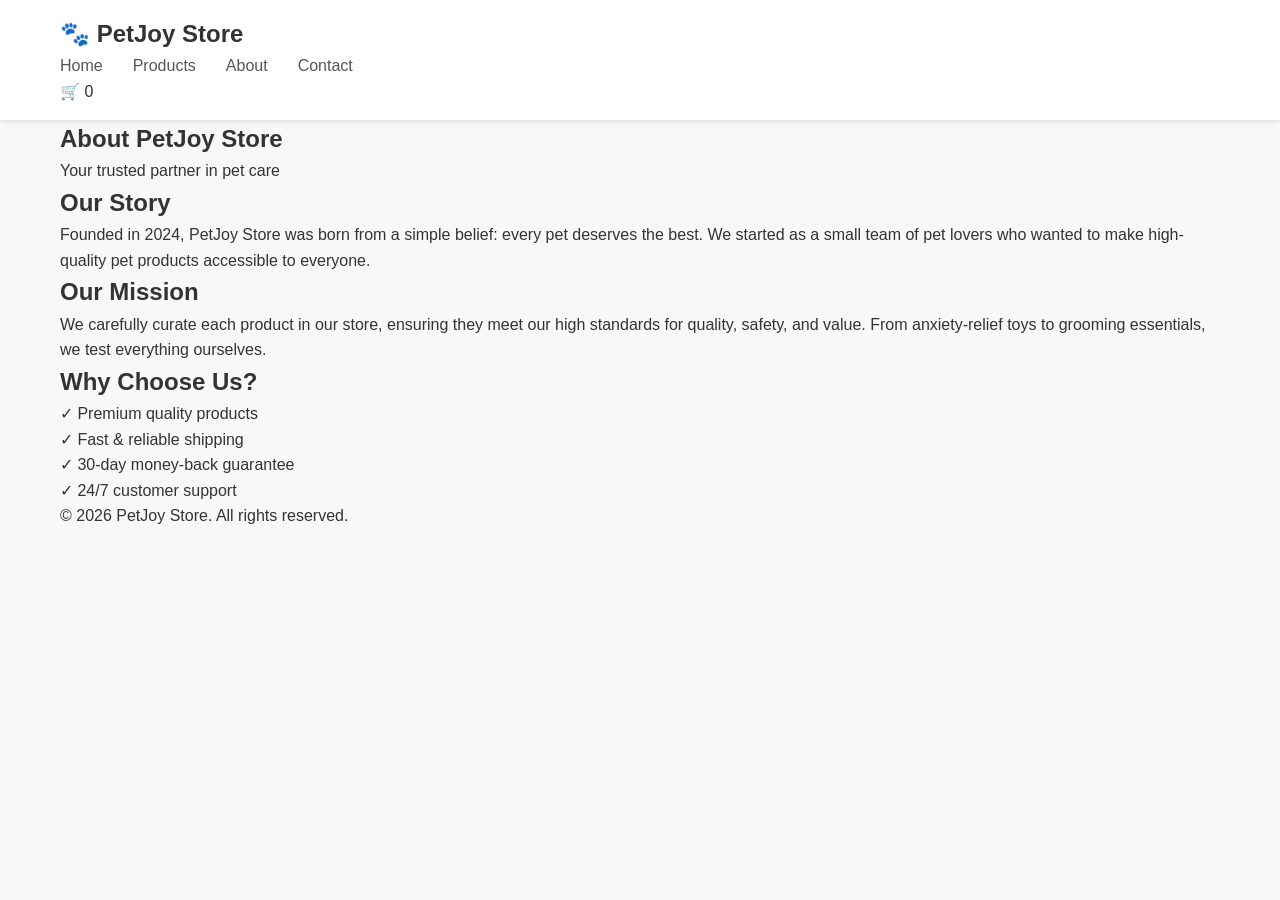
<file: about.html>
<!DOCTYPE html>
<html lang="en">
<head>
    <meta charset="UTF-8">
    <meta name="viewport" content="width=device-width, initial-scale=1.0">
    <title>About Us - PetJoy Store</title>
    <link rel="stylesheet" href="css/style.css">
</head>
<body>
    <header>
        <div class="container">
            <nav class="navbar">
                <div class="logo">
                    <a href="index.html">🐾 PetJoy Store</a>
                </div>
                <ul class="nav-links">
                    <li><a href="index.html">Home</a></li>
                    <li><a href="index.html#products">Products</a></li>
                    <li><a href="about.html">About</a></li>
                    <li><a href="contact.html">Contact</a></li>
                </ul>
                <div class="cart-icon">
                    <a href="cart.html">🛒 <span id="cart-count">0</span></a>
                </div>
            </nav>
        </div>
    </header>

    <section class="about-section">
        <div class="about-hero">
            <div class="container">
                <h1>About PetJoy Store</h1>
                <p>Your trusted partner in pet care</p>
            </div>
        </div>
        <div class="container">
            <div class="about-content">
                <h2>Our Story</h2>
                <p>Founded in 2024, PetJoy Store was born from a simple belief: every pet deserves the best. We started as a small team of pet lovers who wanted to make high-quality pet products accessible to everyone.</p>
                
                <h2>Our Mission</h2>
                <p>We carefully curate each product in our store, ensuring they meet our high standards for quality, safety, and value. From anxiety-relief toys to grooming essentials, we test everything ourselves.</p>
                
                <h2>Why Choose Us?</h2>
                <ul>
                    <li>✓ Premium quality products</li>
                    <li>✓ Fast & reliable shipping</li>
                    <li>✓ 30-day money-back guarantee</li>
                    <li>✓ 24/7 customer support</li>
                </ul>
            </div>
        </div>
    </section>

    <footer>
        <div class="container">
            <div class="footer-bottom">
                <p>&copy; 2026 PetJoy Store. All rights reserved.</p>
            </div>
        </div>
    </footer>

    <script src="js/main.js"></script>
</body>
</html>
</file>
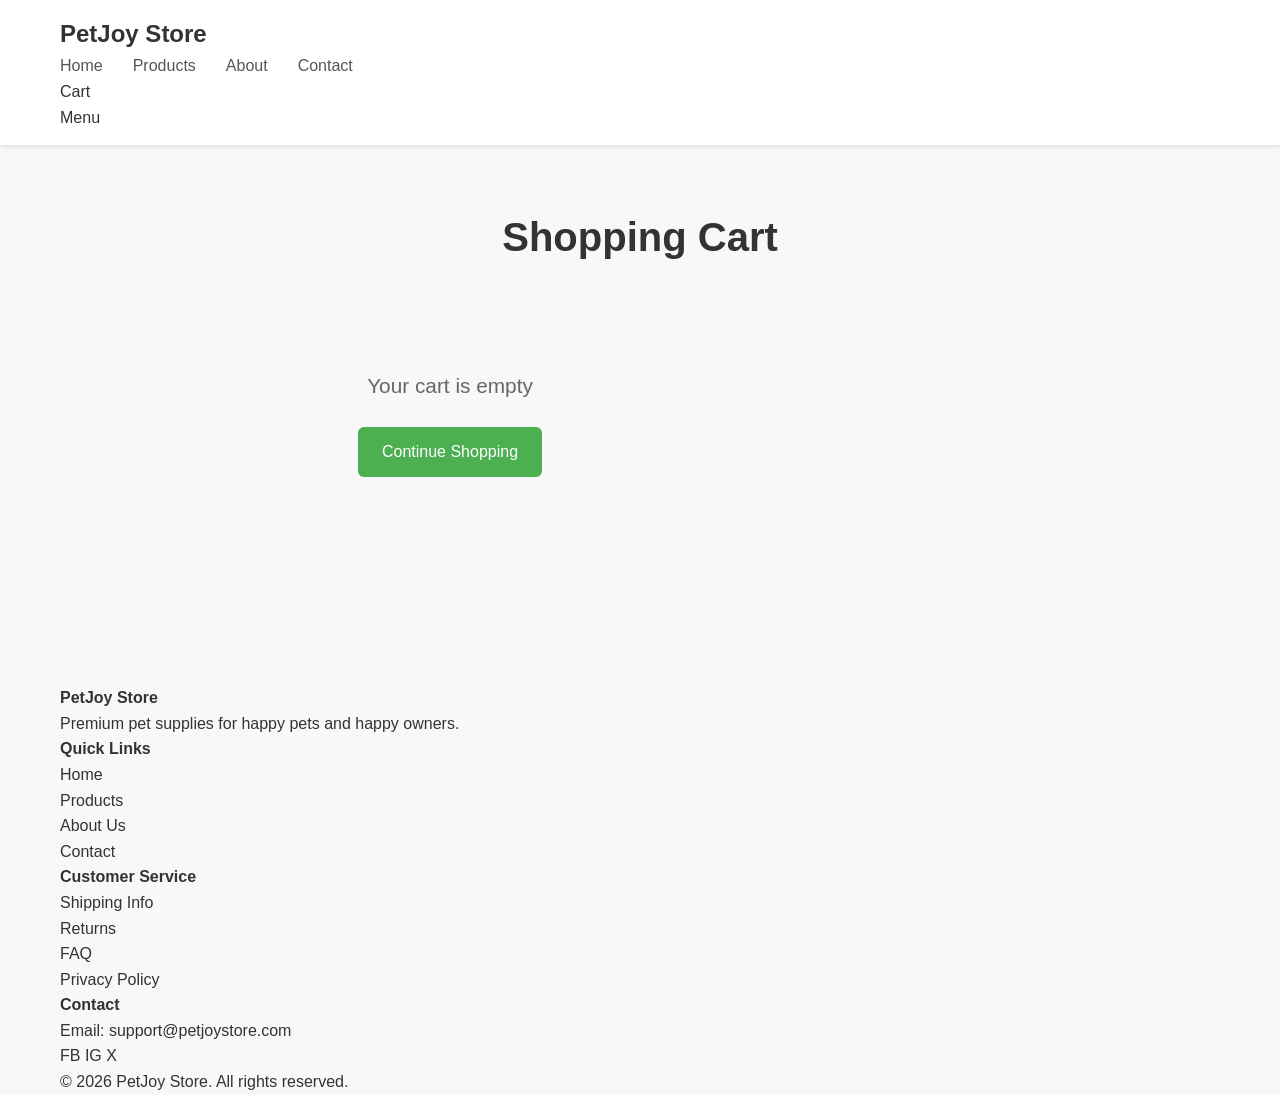
<file: cart.html>
<!DOCTYPE html>
<html lang="en">
<head>
    <meta charset="UTF-8">
    <meta name="viewport" content="width=device-width, initial-scale=1.0">
    <title>Shopping Cart - PetJoy Store</title>
    <link rel="stylesheet" href="css/style.css">
    <style>
        /* Cart Page Specific Styles */
        .cart-section {
            padding: 60px 0;
            min-height: 60vh;
        }
        
        .page-title {
            font-size: 2.5rem;
            margin-bottom: 40px;
            text-align: center;
        }
        
        .cart-container {
            display: grid;
            grid-template-columns: 1fr 350px;
            gap: 30px;
        }
        
        .cart-items {
            display: flex;
            flex-direction: column;
            gap: 20px;
        }
        
        .cart-item {
            display: grid;
            grid-template-columns: 80px 1fr auto auto auto;
            gap: 20px;
            align-items: center;
            padding: 20px;
            background: #fff;
            border-radius: 12px;
            box-shadow: 0 2px 8px rgba(0,0,0,0.08);
        }

        .cart-item-image {
            width: 80px;
            height: 80px;
            object-fit: cover;
            border-radius: 10px;
            background: #f6f6f6;
        }
        
        .cart-item-info h3 {
            font-size: 1.1rem;
            margin-bottom: 5px;
        }
        
        .cart-item-price {
            color: #666;
            font-size: 0.95rem;
        }

        .cart-item-color,
        .cart-item-sku {
            color: #777;
            font-size: 0.9rem;
            margin-top: 4px;
        }
        
        .cart-item-quantity {
            display: flex;
            align-items: center;
            gap: 10px;
        }
        
        .quantity-btn {
            width: 36px;
            height: 36px;
            border: 2px solid #e0e0e0;
            background: #fff;
            border-radius: 8px;
            font-size: 1.2rem;
            cursor: pointer;
            transition: all 0.2s;
        }
        
        .quantity-btn:hover {
            border-color: #4CAF50;
            background: #f0f9f0;
        }
        
        .cart-item-quantity span {
            font-size: 1.1rem;
            font-weight: 600;
            min-width: 30px;
            text-align: center;
        }
        
        .cart-item-total {
            font-size: 1.2rem;
            font-weight: 700;
            color: #333;
            min-width: 80px;
            text-align: right;
        }
        
        .remove-btn {
            width: 36px;
            height: 36px;
            border: none;
            background: #fee;
            color: #d32f2f;
            border-radius: 8px;
            font-size: 1.5rem;
            cursor: pointer;
            transition: all 0.2s;
        }
        
        .remove-btn:hover {
            background: #fdd;
            transform: scale(1.1);
        }
        
        .cart-summary {
            background: #fff;
            padding: 30px;
            border-radius: 12px;
            box-shadow: 0 2px 8px rgba(0,0,0,0.08);
            height: fit-content;
            position: sticky;
            top: 20px;
        }
        
        .cart-summary h3 {
            font-size: 1.3rem;
            margin-bottom: 20px;
            padding-bottom: 15px;
            border-bottom: 1px solid #eee;
        }
        
        .summary-row {
            display: flex;
            justify-content: space-between;
            margin-bottom: 15px;
            font-size: 1rem;
        }
        
        .summary-row.total {
            font-size: 1.3rem;
            font-weight: 700;
            padding-top: 15px;
            margin-top: 15px;
            border-top: 2px solid #eee;
        }
        
        .checkout-btn {
            width: 100%;
            margin-top: 20px;
            padding: 15px;
            font-size: 1.1rem;
        }
        
        .empty-cart {
            text-align: center;
            padding: 60px 20px;
        }
        
        .empty-cart p {
            font-size: 1.3rem;
            color: #666;
            margin-bottom: 25px;
        }
        
        @media (max-width: 768px) {
            .cart-container {
                grid-template-columns: 1fr;
            }
            
            .cart-item {
                grid-template-columns: 1fr;
                text-align: center;
                gap: 15px;
            }

            .cart-item-image {
                margin: 0 auto;
            }
            
            .cart-item-quantity {
                justify-content: center;
            }
        }
    </style>
</head>
<body>
    <!-- Header -->
    <header>
        <div class="container">
            <nav class="navbar">
                <div class="logo">
                    <a href="index.html">PetJoy Store</a>
                </div>
                <ul class="nav-links">
                    <li><a href="index.html">Home</a></li>
                    <li><a href="index.html#products">Products</a></li>
                    <li><a href="about.html">About</a></li>
                    <li><a href="contact.html">Contact</a></li>
                </ul>
                <div class="cart-icon">
                    <a href="cart.html">Cart <span class="cart-count">0</span></a>
                </div>
                <div class="mobile-menu">Menu</div>
            </nav>
        </div>
    </header>

    <!-- Cart Section -->
    <section class="cart-section">
        <div class="container">
            <h1 class="page-title">Shopping Cart</h1>
            
            <div class="cart-container">
                <div id="cart-items" class="cart-items">
                    <!-- Cart items will be dynamically inserted here -->
                </div>
                
                <div id="cart-summary" class="cart-summary">
                    <!-- Order summary will be dynamically inserted here -->
                </div>
            </div>
        </div>
    </section>

    <!-- Footer -->
    <footer>
        <div class="container">
            <div class="footer-grid">
                <div class="footer-section">
                    <h4>PetJoy Store</h4>
                    <p>Premium pet supplies for happy pets and happy owners.</p>
                </div>
                <div class="footer-section">
                    <h4>Quick Links</h4>
                    <ul>
                        <li><a href="index.html">Home</a></li>
                        <li><a href="index.html#products">Products</a></li>
                        <li><a href="about.html">About Us</a></li>
                        <li><a href="contact.html">Contact</a></li>
                    </ul>
                </div>
                <div class="footer-section">
                    <h4>Customer Service</h4>
                    <ul>
                        <li><a href="#">Shipping Info</a></li>
                        <li><a href="#">Returns</a></li>
                        <li><a href="#">FAQ</a></li>
                        <li><a href="#">Privacy Policy</a></li>
                    </ul>
                </div>
                <div class="footer-section">
                    <h4>Contact</h4>
                    <p>Email: support@petjoystore.com</p>
                    <div class="social-links">
                        <a href="#">FB</a>
                        <a href="#">IG</a>
                        <a href="#">X</a>
                    </div>
                </div>
            </div>
            <div class="footer-bottom">
                <p>&copy; 2026 PetJoy Store. All rights reserved.</p>
            </div>
        </div>
    </footer>

    <script src="js/main.js"></script>
</body>
</html>
</file>
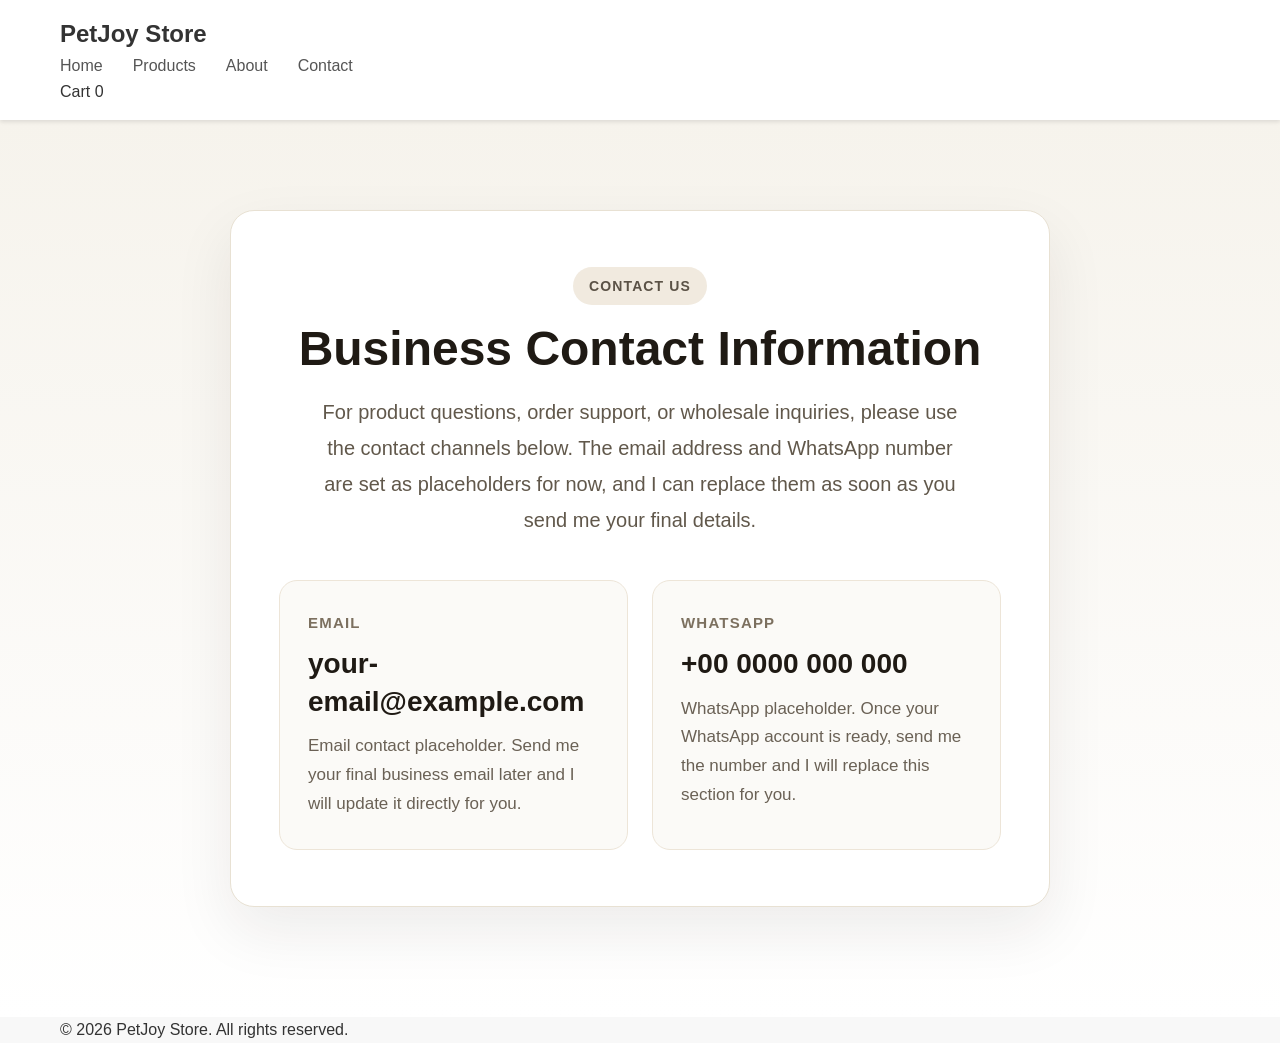
<file: contact.html>
<!DOCTYPE html>
<html lang="en">
<head>
    <meta charset="UTF-8">
    <meta name="viewport" content="width=device-width, initial-scale=1.0">
    <title>Contact Us - PetJoy Store</title>
    <link rel="stylesheet" href="css/style.css">
    <style>
        .contact-section {
            width: 100%;
            max-width: none;
            margin: 0 auto;
            padding: 90px 20px 110px;
            background: linear-gradient(180deg, #f6f3ec 0%, #ffffff 100%);
            display: flex;
            justify-content: center;
        }

        .contact-shell {
            max-width: 980px;
            margin: 0 auto;
            text-align: center;
        }

        .contact-card {
            max-width: 820px;
            margin: 0 auto;
            padding: 56px 48px;
            background: #ffffff;
            border: 1px solid #e8e1d3;
            border-radius: 24px;
            box-shadow: 0 24px 60px rgba(34, 29, 23, 0.08);
        }

        .contact-eyebrow {
            display: inline-block;
            margin-bottom: 18px;
            padding: 8px 16px;
            border-radius: 999px;
            background: #f1eadf;
            color: #5b5246;
            font-size: 14px;
            font-weight: 700;
            letter-spacing: 0.08em;
            text-transform: uppercase;
        }

        .contact-title {
            margin: 0 0 18px;
            font-size: 48px;
            line-height: 1.1;
            color: #1f1a14;
        }

        .contact-intro {
            max-width: 660px;
            margin: 0 auto 42px;
            font-size: 20px;
            line-height: 1.8;
            color: #61584b;
        }

        .contact-methods {
            display: grid;
            grid-template-columns: repeat(2, minmax(0, 1fr));
            gap: 24px;
        }

        .contact-method {
            padding: 30px 28px;
            text-align: left;
            background: #fbfaf7;
            border: 1px solid #ede5d8;
            border-radius: 18px;
        }

        .contact-method-label {
            margin: 0 0 10px;
            font-size: 15px;
            font-weight: 700;
            letter-spacing: 0.08em;
            text-transform: uppercase;
            color: #7c705f;
        }

        .contact-method-value {
            margin: 0 0 12px;
            font-size: 28px;
            line-height: 1.35;
            font-weight: 600;
            color: #1f1a14;
            word-break: break-word;
        }

        .contact-method-note {
            margin: 0;
            font-size: 17px;
            line-height: 1.7;
            color: #6a6155;
        }

        @media (max-width: 768px) {
            .contact-card {
                padding: 40px 24px;
            }

            .contact-title {
                font-size: 36px;
            }

            .contact-intro {
                font-size: 18px;
            }

            .contact-methods {
                grid-template-columns: 1fr;
            }

            .contact-method-value {
                font-size: 24px;
            }
        }
    </style>
</head>
<body>
    <header>
        <div class="container">
            <nav class="navbar">
                <div class="logo">
                    <a href="index.html">PetJoy Store</a>
                </div>
                <ul class="nav-links">
                    <li><a href="index.html">Home</a></li>
                    <li><a href="index.html#products">Products</a></li>
                    <li><a href="about.html">About</a></li>
                    <li><a href="contact.html">Contact</a></li>
                </ul>
                <div class="cart-icon">
                    <a href="cart.html">Cart <span id="cart-count">0</span></a>
                </div>
            </nav>
        </div>
    </header>

    <section class="contact-section">
        <div class="contact-shell">
            <div class="contact-card">
                <span class="contact-eyebrow">Contact Us</span>
                <h1 class="contact-title">Business Contact Information</h1>
                <p class="contact-intro">For product questions, order support, or wholesale inquiries, please use the contact channels below. The email address and WhatsApp number are set as placeholders for now, and I can replace them as soon as you send me your final details.</p>

                <div class="contact-methods">
                    <div class="contact-method">
                        <p class="contact-method-label">Email</p>
                        <p class="contact-method-value">your-email@example.com</p>
                        <p class="contact-method-note">Email contact placeholder. Send me your final business email later and I will update it directly for you.</p>
                    </div>

                    <div class="contact-method">
                        <p class="contact-method-label">WhatsApp</p>
                        <p class="contact-method-value">+00 0000 000 000</p>
                        <p class="contact-method-note">WhatsApp placeholder. Once your WhatsApp account is ready, send me the number and I will replace this section for you.</p>
                    </div>
                </div>
            </div>
        </div>
    </section>

    <footer>
        <div class="container">
            <div class="footer-bottom">
                <p>&copy; 2026 PetJoy Store. All rights reserved.</p>
            </div>
        </div>
    </footer>

    <script src="js/main.js"></script>
</body>
</html>
</file>
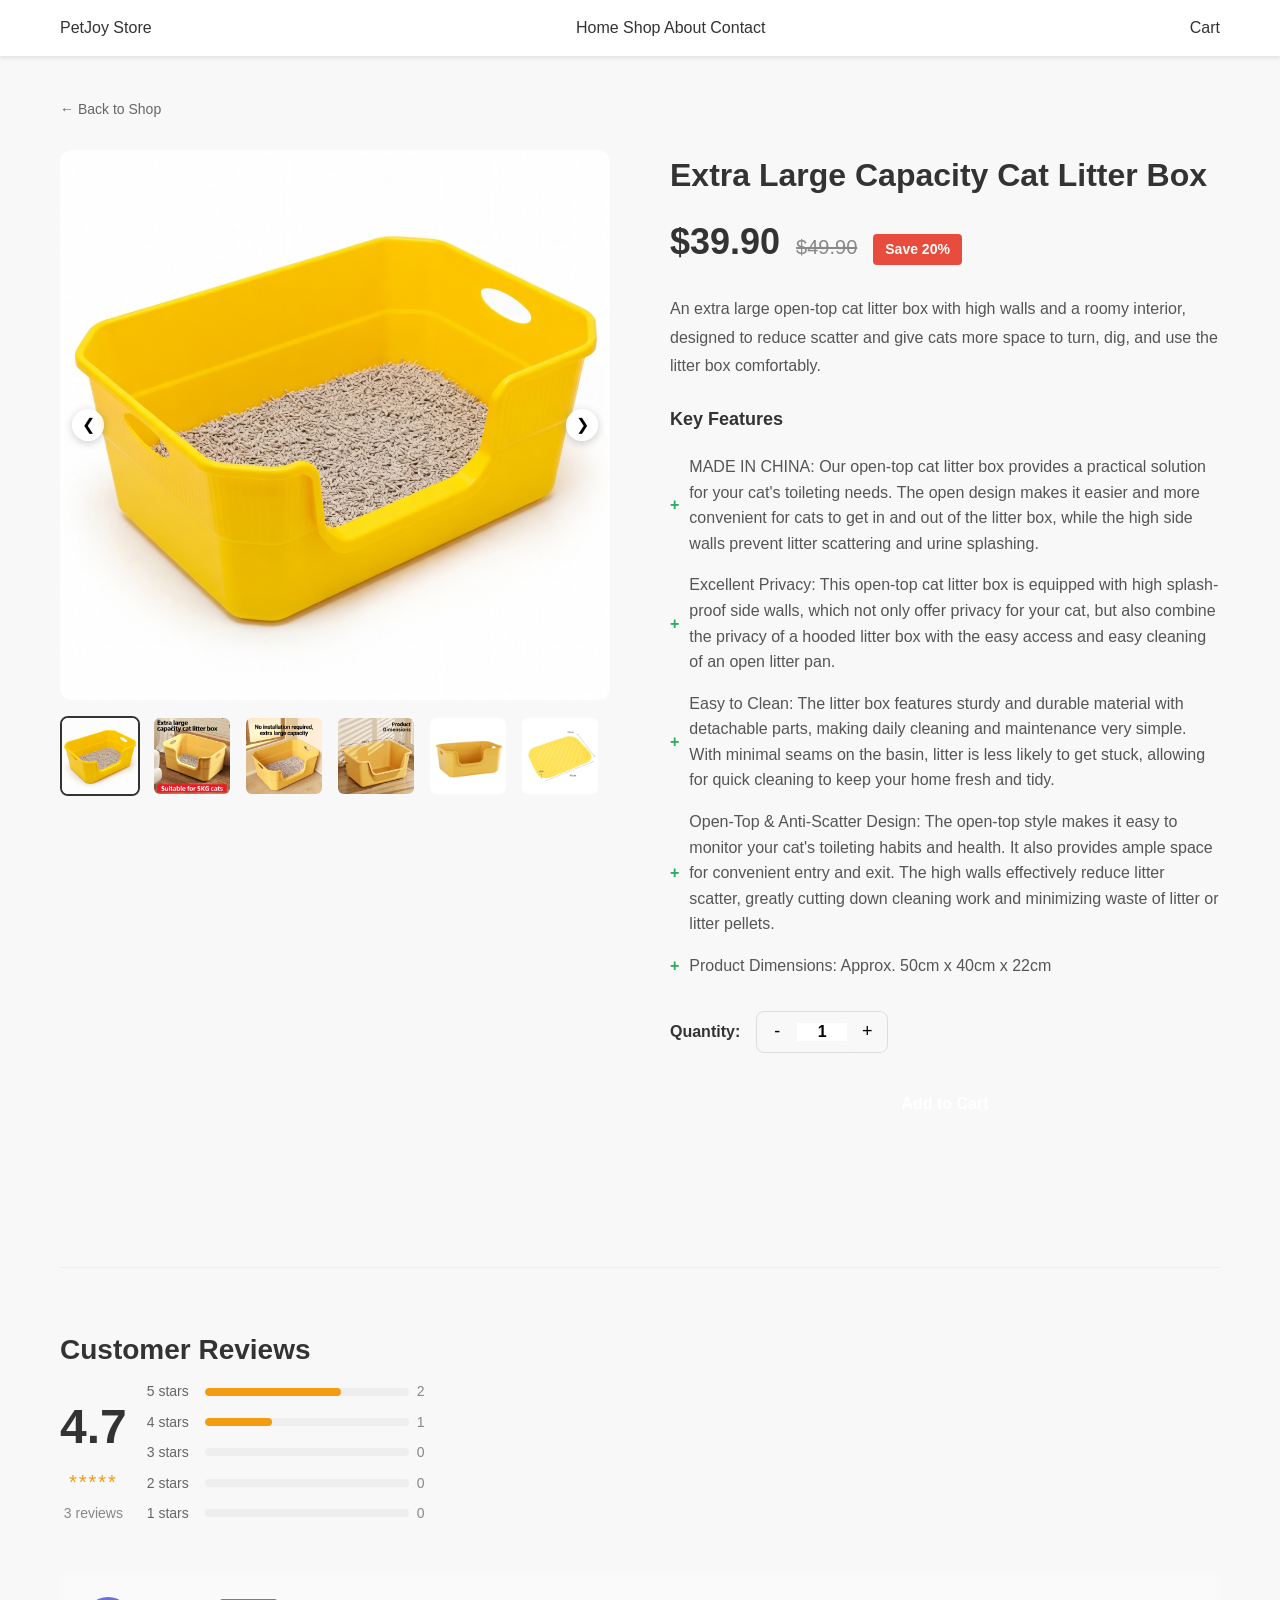
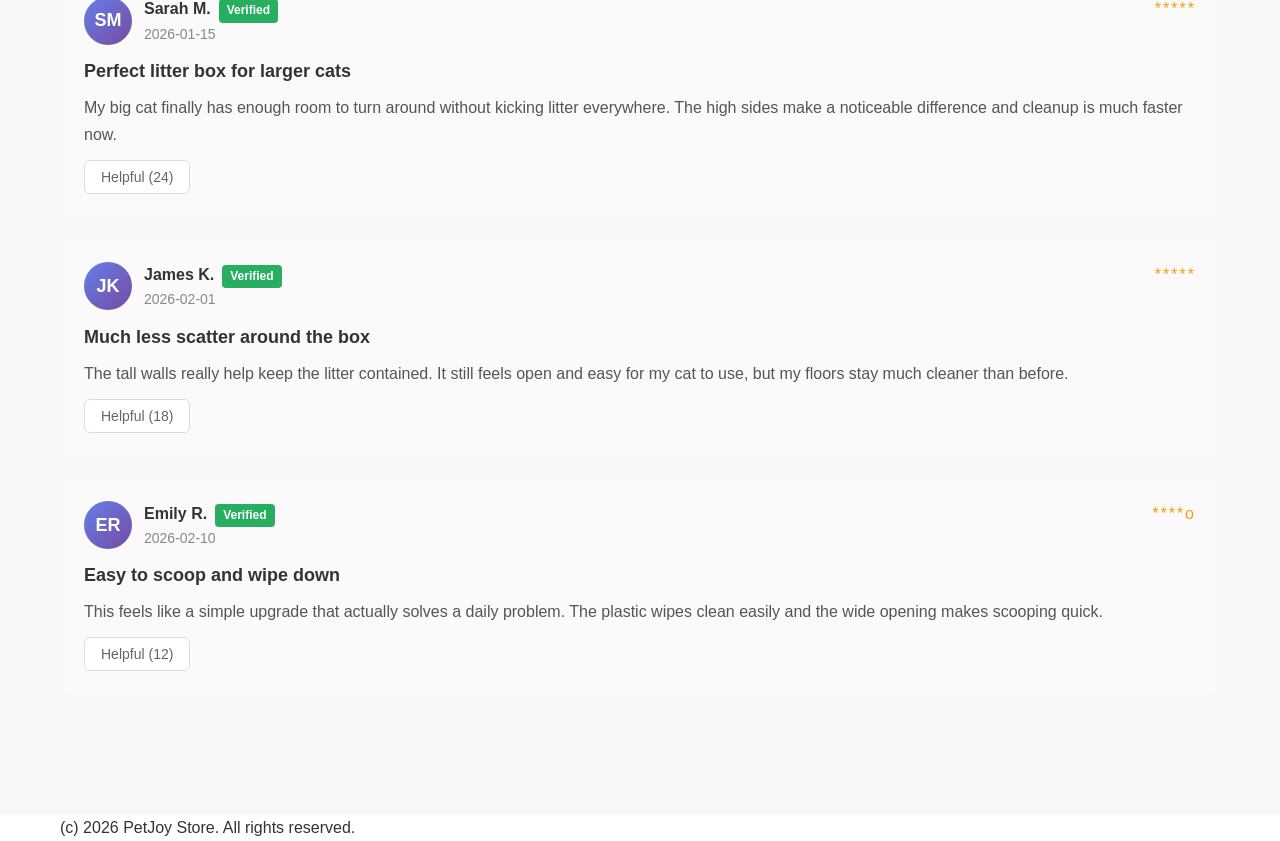
<file: product.html>
<!DOCTYPE html>
<html lang="en">
<head>
    <meta charset="UTF-8">
    <meta name="viewport" content="width=device-width, initial-scale=1.0">
    <title>Cat Litter Box Details | PetJoy Store</title>
    <meta name="description" content="Shop large cat litter boxes, stainless steel litter pans, and enclosed litter box styles for cleaner floors and happier cats.">
    <link rel="stylesheet" href="css/style.css">
    <style>
        * {
            box-sizing: border-box;
        }
        
        body {
            min-height: 100vh;
            display: flex;
            flex-direction: column;
            overflow-x: hidden;
        }
        
        .site-header {
            flex-shrink: 0;
            background: white !important;
            position: relative;
            z-index: 100;
        }
        
        .product-detail-container {
            flex: 1;
            max-width: 1200px;
            width: 100%;
            margin: 0 auto;
            padding: 40px 20px;
            box-sizing: border-box;
            position: relative;
            z-index: 1;
        }
        
        .product-detail-wrapper {
            display: grid;
            grid-template-columns: 1fr 1fr;
            gap: 60px;
            margin-bottom: 80px;
            position: relative;
            padding-bottom: 40px;
        }
        
        .product-gallery {
            position: relative;
        }

        .product-image-wrapper {
            position: relative;
            width: 100%;
            background: #f8f8f8;
            border-radius: 12px;
            overflow: hidden;
        }

        .product-image-wrapper .gallery-nav {
            position: absolute;
            top: 50%;
            transform: translateY(-50%);
            width: 32px;
            height: 32px;
            background: rgba(255,255,255,0.9);
            border: none;
            border-radius: 50%;
            cursor: pointer;
            font-size: 16px;
            display: flex;
            align-items: center;
            justify-content: center;
            box-shadow: 0 2px 8px rgba(0,0,0,0.2);
            transition: all 0.3s;
            z-index: 10;
            padding: 0;
        }

        .product-image-wrapper .gallery-nav:hover {
            background: #fff;
            box-shadow: 0 3px 12px rgba(0,0,0,0.3);
        }

        .product-image-wrapper .prev-btn {
            left: 12px;
        }

        .product-image-wrapper .next-btn {
            right: 12px;
        }
        
        .product-gallery .product-main-image {
            display: block;
        }
        
        .product-main-image {
            width: 100%;
            height: auto;
            max-height: 760px;
            object-fit: contain;
            border-radius: 12px;
            background: #f8f8f8;
        }
        

        
        .product-thumbnails {
            display: flex;
            gap: 12px;
            margin-top: 16px;
            overflow: hidden;
        }
        
        .product-thumbnail {
            width: 80px;
            height: 80px;
            object-fit: cover;
            border-radius: 8px;
            cursor: pointer;
            border: 2px solid transparent;
            transition: all 0.3s;
            flex-shrink: 0;
        }
        
        .product-thumbnail:hover,
        .product-thumbnail.active {
            border-color: var(--black);
        }
        
        .thumbnail-nav {
            text-align: center;
            margin-top: 8px;
            font-size: 13px;
            color: #666;
        }
        
        .product-info h1 {
            font-size: 32px;
            font-weight: 600;
            margin-bottom: 12px;
            color: var(--black);
        }
        
        .product-price-block {
            display: flex;
            align-items: baseline;
            gap: 16px;
            margin-bottom: 24px;
        }
        
        .current-price {
            font-size: 36px;
            font-weight: 700;
            color: var(--black);
        }
        
        .original-price {
            font-size: 20px;
            color: #888;
            text-decoration: line-through;
        }
        
        .discount-badge {
            background: #e74c3c;
            color: white;
            padding: 4px 12px;
            border-radius: 4px;
            font-size: 14px;
            font-weight: 600;
        }
        
        .product-description {
            color: #555;
            line-height: 1.8;
            margin-bottom: 24px;
        }
        
        .product-features {
            margin-bottom: 24px;
        }
        
        .product-features h3 {
            font-size: 18px;
            margin-bottom: 12px;
            color: var(--black);
        }
        
        .product-features ul {
            list-style: none;
            padding: 0;
        }
        
        .product-features li {
            padding: 8px 0;
            color: #555;
            display: flex;
            align-items: center;
            gap: 10px;
        }
        
        .product-features li::before {
            content: "+";
            color: #27ae60;
            font-weight: bold;
        }
        
        .quantity-selector {
            display: flex;
            align-items: center;
            gap: 16px;
            margin-bottom: 24px;
        }
        
        .quantity-selector label {
            font-weight: 600;
            color: var(--black);
        }
        
        .quantity-controls {
            display: flex;
            align-items: center;
            border: 1px solid #ddd;
            border-radius: 8px;
            overflow: hidden;
        }
        
        .quantity-btn {
            width: 40px;
            height: 40px;
            border: none;
            background: #f8f8f8;
            cursor: pointer;
            font-size: 18px;
            transition: background 0.3s;
        }
        
        .quantity-btn:hover {
            background: #eee;
        }
        
        .quantity-value {
            width: 50px;
            text-align: center;
            font-size: 16px;
            font-weight: 600;
            border: none;
        }
        
        .add-to-cart-btn {
            width: 100%;
            padding: 18px 32px;
            background: var(--black);
            color: white;
            border: none;
            border-radius: 8px;
            font-size: 16px;
            font-weight: 600;
            cursor: pointer;
            transition: all 0.3s;
            margin-bottom: 16px;
        }
        
        .add-to-cart-btn:hover {
            background: #333;
            transform: translateY(-2px);
            box-shadow: 0 8px 20px rgba(0,0,0,0.15);
        }
        
        /* Color Selector */
        .color-selector {
            margin-bottom: 20px;
        }
        
        .color-selector label {
            display: block;
            font-weight: 600;
            margin-bottom: 10px;
            color: var(--black);
        }
        
        .color-options {
            display: flex;
            gap: 10px;
        }
        
        .color-option {
            width: 60px;
            height: 60px;
            border-radius: 8px;
            cursor: pointer;
            border: 3px solid transparent;
            transition: all 0.3s;
            object-fit: cover;
        }
        
        .color-option:hover {
            transform: scale(1.05);
            box-shadow: 0 4px 12px rgba(0,0,0,0.15);
        }
        
        .color-option.active {
            border-color: var(--black);
        }
        
        .back-to-shop {
            display: inline-flex;
            align-items: center;
            gap: 8px;
            color: #666;
            text-decoration: none;
            font-size: 14px;
            transition: color 0.3s;
            margin-bottom: 30px;
        }
        
        .back-to-shop:hover {
            color: var(--black);
        }
        
        .site-footer {
            flex-shrink: 0;
            position: relative;
            z-index: 10;
            background: white;
        }
        
        .product-detail-container::after {
            content: '';
            display: block;
            height: 60px;
        }
        
        .reviews-section {
            border-top: 1px solid #eee;
            padding-top: 60px;
        }
        
        .reviews-section h2 {
            font-size: 28px;
            margin-bottom: 8px;
            color: var(--black);
        }
        
        .reviews-summary {
            display: flex;
            align-items: center;
            gap: 20px;
            margin-bottom: 40px;
        }
        
        .overall-rating {
            display: flex;
            flex-direction: column;
            align-items: center;
        }
        
        .rating-big {
            font-size: 48px;
            font-weight: 700;
            color: var(--black);
        }
        
        .stars {
            color: #f39c12;
            font-size: 20px;
            letter-spacing: 2px;
        }
        
        .rating-count {
            color: #888;
            font-size: 14px;
            margin-top: 4px;
        }
        
        .rating-bars {
            flex: 1;
            max-width: 300px;
        }
        
        .rating-bar {
            display: flex;
            align-items: center;
            gap: 8px;
            margin-bottom: 8px;
        }
        
        .rating-bar-label {
            font-size: 14px;
            color: #666;
            width: 50px;
        }
        
        .rating-bar-track {
            flex: 1;
            height: 8px;
            background: #eee;
            border-radius: 4px;
            overflow: hidden;
        }
        
        .rating-bar-fill {
            height: 100%;
            background: #f39c12;
            border-radius: 4px;
        }
        
        .rating-bar-count {
            font-size: 14px;
            color: #888;
            width: 30px;
        }
        
        .review-card {
            background: #fafafa;
            border-radius: 12px;
            padding: 24px;
            margin-bottom: 20px;
        }
        
        .review-header {
            display: flex;
            justify-content: space-between;
            align-items: flex-start;
            margin-bottom: 12px;
        }
        
        .reviewer-info {
            display: flex;
            align-items: center;
            gap: 12px;
        }
        
        .reviewer-avatar {
            width: 48px;
            height: 48px;
            border-radius: 50%;
            background: linear-gradient(135deg, #667eea 0%, #764ba2 100%);
            display: flex;
            align-items: center;
            justify-content: center;
            color: white;
            font-weight: 600;
            font-size: 18px;
        }
        
        .reviewer-name {
            font-weight: 600;
            color: var(--black);
        }
        
        .review-date {
            font-size: 14px;
            color: #888;
        }
        
        .review-rating {
            color: #f39c12;
            font-size: 16px;
            letter-spacing: 2px;
        }
        
        .review-title {
            font-size: 18px;
            font-weight: 600;
            margin-bottom: 8px;
            color: var(--black);
        }
        
        .review-text {
            color: #555;
            line-height: 1.7;
        }
        
        .verified-badge {
            display: inline-flex;
            align-items: center;
            gap: 4px;
            background: #27ae60;
            color: white;
            padding: 2px 8px;
            border-radius: 4px;
            font-size: 12px;
            margin-left: 8px;
        }
        
        .helpful-btn {
            display: inline-flex;
            align-items: center;
            gap: 6px;
            padding: 8px 16px;
            border: 1px solid #ddd;
            background: white;
            border-radius: 6px;
            font-size: 14px;
            color: #666;
            cursor: pointer;
            transition: all 0.3s;
            margin-top: 12px;
        }
        
        .helpful-btn:hover {
            border-color: var(--black);
            color: var(--black);
        }
        
        @media (max-width: 768px) {
            .product-detail-wrapper {
                grid-template-columns: 1fr;
                gap: 40px;
            }
            
            .product-info h1 {
                font-size: 24px;
            }
            
            .current-price {
                font-size: 28px;
            }
            
            .reviews-summary {
                flex-direction: column;
                align-items: flex-start;
            }

            .rating-bars {
                width: 100%;
                max-width: none;
            }
        }
    </style>
</head>
<body>
    <header class="site-header">
        <div class="container">
            <a href="index.html" class="logo">PetJoy Store</a>
            <nav class="main-nav">
                <a href="index.html">Home</a>
                <a href="#products">Shop</a>
                <a href="#">About</a>
                <a href="#">Contact</a>
            </nav>
            <a href="cart.html" class="cart-icon">
                Cart
                <span class="cart-count" style="display: none;">0</span>
            </a>
        </div>
    </header>

    <main class="product-detail-container">
        <a href="index.html" class="back-to-shop">&larr; Back to Shop</a>
        
        <div class="product-detail-wrapper">
            <div class="product-gallery">
                <div class="product-image-wrapper">
                    <img id="main-image" class="product-main-image" src="" alt="Product Image">
                    <button class="gallery-nav prev-btn" onclick="changeImage(-1)">&#10094;</button>
                    <button class="gallery-nav next-btn" onclick="changeImage(1)">&#10095;</button>
                </div>
                <div id="thumbnails" class="product-thumbnails"></div>
                <div id="thumbnail-nav" class="thumbnail-nav" style="display: none;">
                    <span id="thumb-indicator">1-6 / 7</span>
                </div>
            </div>
            
            <div class="product-info">
                <h1 id="product-title">Loading...</h1>
                
                <div class="product-price-block">
                    <span id="current-price" class="current-price">$0.00</span>
                    <span id="original-price" class="original-price">$0.00</span>
                    <span id="discount-badge" class="discount-badge">Save 0%</span>
                </div>
                
                <p id="product-description" class="product-description"></p>
                
                <div id="product-features" class="product-features">
                    <h3>Key Features</h3>
                    <ul id="features-list"></ul>
                </div>
                
                <div id="color-selector" class="color-selector" style="display: none;">
                    <label><span id="option-selector-label">Color</span>: <span id="selected-color-name"></span></label>
                    <div id="color-options" class="color-options"></div>
                </div>
                
                <div class="quantity-selector">
                    <label>Quantity:</label>
                    <div class="quantity-controls">
                        <button type="button" class="quantity-btn" onclick="changeQuantity(-1)">-</button>
                        <input type="text" id="quantity" class="quantity-value" value="1" readonly>
                        <button type="button" class="quantity-btn" onclick="changeQuantity(1)">+</button>
                    </div>
                </div>
                
                <button type="button" class="add-to-cart-btn" onclick="addToCartFromDetail()">Add to Cart</button>
            </div>
        </div>
        
        <section class="reviews-section">
            <h2>Customer Reviews</h2>
            
            <div class="reviews-summary">
                <div class="overall-rating">
                    <span class="rating-big" id="avg-rating">0.0</span>
                    <div class="stars" id="stars-display">*****</div>
                    <span class="rating-count" id="total-reviews">0 reviews</span>
                </div>
                
                <div class="rating-bars" id="rating-bars"></div>
            </div>
            
            <div id="reviews-list"></div>
        </section>
    </main>

    <footer class="site-footer">
        <div class="container">
            <p>(c) 2026 PetJoy Store. All rights reserved.</p>
        </div>
    </footer>

    <script src="js/main.js"></script>
    <script>
        const productsData = {
            "1": {
                id: "1",
                name: "Extra Large Capacity Cat Litter Box",
                price: 39.90,
                originalPrice: 49.90,
                description: "An extra large open-top cat litter box with high walls and a roomy interior, designed to reduce scatter and give cats more space to turn, dig, and use the litter box comfortably.",
                images: [
                    "images/litter-box-1-1.jpg",
                    "images/litter-box-1.jpg",
                    "images/litter-box-2.jpg",
                    "images/litter-box-3.jpg",
                    "images/litter-box-4.jpg",
                    "images/litter-box-5.jpg"
                ],
                features: [
                    "MADE IN CHINA: Our open-top cat litter box provides a practical solution for your cat's toileting needs. The open design makes it easier and more convenient for cats to get in and out of the litter box, while the high side walls prevent litter scattering and urine splashing.",
                    "Excellent Privacy: This open-top cat litter box is equipped with high splash-proof side walls, which not only offer privacy for your cat, but also combine the privacy of a hooded litter box with the easy access and easy cleaning of an open litter pan.",
                    "Easy to Clean: The litter box features sturdy and durable material with detachable parts, making daily cleaning and maintenance very simple. With minimal seams on the basin, litter is less likely to get stuck, allowing for quick cleaning to keep your home fresh and tidy.",
                    "Open-Top & Anti-Scatter Design: The open-top style makes it easy to monitor your cat's toileting habits and health. It also provides ample space for convenient entry and exit. The high walls effectively reduce litter scatter, greatly cutting down cleaning work and minimizing waste of litter or litter pellets.",
                    "Product Dimensions: Approx. 50cm  x 40cm  x 22cm"
                ],
                reviews: [
                    {
                        name: "Sarah M.",
                        rating: 5,
                        title: "Perfect litter box for larger cats",
                        text: "My big cat finally has enough room to turn around without kicking litter everywhere. The high sides make a noticeable difference and cleanup is much faster now.",
                        date: "2026-01-15",
                        verified: true,
                        helpful: 24
                    },
                    {
                        name: "James K.",
                        rating: 5,
                        title: "Much less scatter around the box",
                        text: "The tall walls really help keep the litter contained. It still feels open and easy for my cat to use, but my floors stay much cleaner than before.",
                        date: "2026-02-01",
                        verified: true,
                        helpful: 18
                    },
                    {
                        name: "Emily R.",
                        rating: 4,
                        title: "Easy to scoop and wipe down",
                        text: "This feels like a simple upgrade that actually solves a daily problem. The plastic wipes clean easily and the wide opening makes scooping quick.",
                        date: "2026-02-10",
                        verified: true,
                        helpful: 12
                    }
                ]
            },
            "2": {
                id: "2",
                name: "Stainless Steel Cat Litter Box",
                price: 89.00,
                originalPrice: 129.00,
                description: "A premium stainless steel cat litter box with extra depth, easy-clean surfaces, and a front litter-catching step, ideal for large cats and homes that want better odor control and durability.",
                images: [
                    "images/litter-box-11-1.jpg",
                    "images/litter-box-6.jpg",
                    "images/litter-box-7.jpg",
                    "images/litter-box-8.jpg",
                    "images/litter-box-9.jpg",
                    "images/litter-box-10.jpg",
                    "images/litter-box-11.jpg",
                    "images/litter-box-12.jpg"
                ],
                features: [
                    "Extra Large Size  - This extra-large stainless steel cat litter box measures 60cm  x 40cm  x 30cm (base height: 20cm, with a free cat litter scoop included). It offers ample space for large cats while fitting cats of all sizes, making it the ideal choice for multi-cat households.",
                    "High Sides Design  - Tall walls help contain litter scatter and reduce tracking around your home.",
                    "Stainless Steel Inner Tray  - Durable, thickened stainless steel base is easy to clean, rust-resistant, and long-lasting.",
                    "Front Litter Trapping Step  - Wide grated step effectively catches and filters litter, significantly reducing litter tracking outside the box.",
                    "Open-Top Breathable Design  - Open structure promotes better air circulation, helping to minimize odors and keep the litter area fresher.",
                    "Multi-Cat Friendly  - Generous size and sturdy construction support high weight capacity, suitable for households with multiple cats."
                ],
                colors: [
                    { name: "Black", image: "images/litter-box-10.jpg", imageIndex: 5 },
                    { name: "Light Gray", image: "images/litter-box-11-1.jpg", imageIndex: 0 },
                    { name: "Khaki", image: "images/litter-box-12.jpg", imageIndex: 7 }
                ],
                reviews: [
                    {
                        name: "Mike T.",
                        rating: 5,
                        title: "Worth it for the stainless steel tray",
                        text: "Nothing sticks to the metal tray the way it did with plastic boxes. It feels sturdier, stays fresher longer, and my two cats both use it without any issues.",
                        date: "2026-01-20",
                        verified: true,
                        helpful: 31
                    },
                    {
                        name: "Lisa W.",
                        rating: 5,
                        title: "Great choice for a multi-cat setup",
                        text: "We have multiple cats and this box handles daily use really well. The front step catches a surprising amount of litter and helps keep the area tidy.",
                        date: "2026-02-05",
                        verified: true,
                        helpful: 22
                    },
                    {
                        name: "David H.",
                        rating: 4,
                        title: "Feels more premium than standard litter pans",
                        text: "The build quality is excellent and the size is generous. My large cat fits comfortably, and the stainless steel base is far easier to keep clean than plastic.",
                        date: "2026-02-15",
                        verified: false,
                        helpful: 8
                    }
                ]
            },
            "3": {
                id: "3",
                name: "Large Capacity Cat Litter Box",
                price: 69.00,
                originalPrice: 89.00,
                description: "A large capacity cat litter box with high walls, low front entry, and modern color options, made for large cats, senior cats, and homes that want a cleaner litter area.",
                images: [
                    "images/litter-box-13-1.jpg",
                    "images/litter-box-13.jpg",
                    "images/litter-box-14.jpg",
                    "images/litter-box-15.jpg",
                    "images/litter-box-16.jpg",
                    "images/litter-box-17.jpg",
                    "images/litter-box-18.jpg",
                    "images/litter-box-19.jpg",
                    "images/litter-box-20.jpg"
                ],
                features: [
                    "Extra Large Capacity: Measures 19.3\" L x 13.8\" W x 7.1\" H (49cm x 35cm x 18cm), providing ample room for large cats, big diggers, or multi-cat households.",
                    "High Walls Reduce Mess: Tall sides help contain litter scatter and urine, keeping your floors cleaner while allowing your cat to dig comfortably.",
                    "Versatile 2-in-1 Design: Use as an open litter box for easy access or add the detachable lid (available on select models) for an enclosed style that helps control odors and contains litter.",
                    "Low Front Entry: Easy step-in design makes it accessible for kittens, senior cats, or cats who prefer open tops.",
                    "Includes Free Accessories: Comes with a matching litter scoop for convenient cleaning and a deodorizer pack to help manage odors right out of the box.",
                    "Smooth, Easy-to-Clean Surface: Durable plastic construction with a smooth interior that resists sticking and wipes down quickly.",
                    "Multiple Colors Available: Choose from Beige, Black, Yellow, Gray, or Green to match your home decor."
                ],
                colors: [
                    { name: "Gray", image: "images/litter-box-16.jpg", imageIndex: 4 },
                    { name: "Yellow", image: "images/litter-box-17.jpg", imageIndex: 5 },
                    { name: "Black", image: "images/litter-box-18.jpg", imageIndex: 6 },
                    { name: "Beige", image: "images/litter-box-19.jpg", imageIndex: 7 },
                    { name: "Green", image: "images/litter-box-20.jpg", imageIndex: 8 }
                ],
                reviews: [
                    {
                        name: "Ashley P.",
                        rating: 5,
                        title: "Great balance of size and easy entry",
                        text: "This box is roomy enough for my larger cat, but the lower front still makes it very easy to step into. The taller sides help a lot with mess.",
                        date: "2026-02-06",
                        verified: true,
                        helpful: 32
                    },
                    {
                        name: "Monica R.",
                        rating: 4,
                        title: "Looks nicer than a typical litter box",
                        text: "I picked one of the new color options and it blends into the room much better than most litter boxes. It also wipes clean quickly after a full litter change.",
                        date: "2026-02-14",
                        verified: true,
                        helpful: 18
                    },
                    {
                        name: "Kevin D.",
                        rating: 5,
                        title: "Good everyday box for busy cat homes",
                        text: "We use this in a two-cat home and it has been a solid upgrade. There is more room inside, less litter outside, and daily scooping feels easier.",
                        date: "2026-02-20",
                        verified: true,
                        helpful: 24
                    }
                ]
            },
            "4": {
                id: "4",
                name: "Smart Self-Cleaning Litter Box with APP Control, Odor Exhaust System & 10L Waste Bin - White",
                price: 799.00,
                originalPrice: 999.00,
                description: "This smart self-cleaning litter box combines convenience and modern technology. With APP remote control, automatic waste separation, and an external odor exhaust system, it helps reduce daily litter box maintenance while keeping your home cleaner and fresher. The generous 10L waste bin and easy-to-disassemble design make cleanup simple and hassle-free.",
                images: [
                    "images/litter-box-25.jpg",
                    "images/litter-box-21.jpg",
                    "images/litter-box-22.jpg",
                    "images/litter-box-23.jpg",
                    "images/litter-box-24.jpg",
                    "images/litter-box-26.jpg"
                ],
                features: [
                    "Large Capacity & Easy Access: Features a spacious 68L litter chamber and 10L waste collection bin. Overall dimensions: 18.9\" L x 20.9\" W x 24.8\" H (48 x 53 x 63 cm). Perfect for single or multi-cat households.",
                    "Powerful Odor Control System: Built-in ventilation with an extendable exhaust hose (4.9-6.6 ft / 1.5-2 m) that removes odors directly outside, helping keep your home fresh.",
                    "Smart APP Control & Health Monitoring: Connect via app for remote control, real-time usage tracking, weight sensing, and activity data to better monitor your cat's health.",
                    "Fully Automatic & Easy to Clean: Automatic scooping with weight-sensing technology. The litter box uses a simple buckle design for quick disassembly and cleaning - no tools required.",
                    "User-Friendly Design: Includes infrared entry sensor, interior lighting, multi-cat recognition, and a low-entry design. The 10L waste bin allows longer intervals between emptying, making it convenient even when you travel."
                ],
                reviews: [
                    {
                        name: "Brandon T.",
                        rating: 5,
                        title: "Massive time saver every week",
                        text: "The automatic cleaning cycle has cut down the daily scooping work a lot. I also like being able to check usage from the app when I'm away from home.",
                        date: "2026-02-22",
                        verified: true,
                        helpful: 41
                    },
                    {
                        name: "Hannah W.",
                        rating: 5,
                        title: "Odor control is the best part",
                        text: "The exhaust setup makes a real difference in our apartment. It stays much fresher around the litter area, and the waste bin lasts longer than I expected.",
                        date: "2026-03-01",
                        verified: true,
                        helpful: 28
                    },
                    {
                        name: "Eric L.",
                        rating: 4,
                        title: "Smart features are actually useful",
                        text: "I mainly bought it for easier maintenance, but the weight tracking and app notifications turned out to be really helpful. Setup took a little time, but day-to-day use has been great.",
                        date: "2026-03-09",
                        verified: true,
                        helpful: 19
                    }
                ]
            },
            "5": {
                id: "5",
                name: "Self Cleaning Litter Box, Large Capacity Automatic Cat Litter Box Self Cleaning for Cats, App Control,Safety Protection, 2 Roll Garbage Bags,White & Grey",
                price: 899.00,
                originalPrice: 1099.00,
                description: "This self cleaning litter box is built for cat owners who want less daily scooping and a cleaner home. Its generous 95L drum, 15L waste bin, quiet automatic cleaning, and built-in odor control make it well suited for single-cat or multi-cat homes. Tuya Smart APP control adds remote cleaning, waste disposal, litter change support, and health tracking, while the advanced safety sensors help protect your cat during every cycle.",
                images: [
                    "images/litter-box-27.jpg",
                    "images/litter-box-28.jpg",
                    "images/litter-box-29.jpg",
                    "images/litter-box-30.jpg",
                    "images/litter-box-31.jpg",
                    "images/litter-box-32.jpg"
                ],
                features: [
                    "Cat Safety Priority: This automatic litter box uses advanced sensors to detect your cat's presence, pausing cleaning cycles for their safety. This ensures your feline friend remains secure and undisturbed, giving you peace of mind.",
                    "Large Drum Capacity: The automatic cat litter box features a 95 L roller capacity for cats 2.2 to 33 lbs. Its 15 L waste bin lasts up to 15 days, making it ideal for long trips, and is compatible with clump litter types for single or multiple cats.",
                    "Quieter Operation: Our automatic litter box maintains a peaceful environment in your home, day and night. Its whisper quiet performance allows both you and your cat to enjoy undisturbed rest, even during those late night visits.",
                    "Effortless Cleanup, Odor Control: Our cat litter box is engineered for simple and quick cleaning. Featuring a deodorizing design that prevents any leakage and odor, it ensures your living space remains pristine and fresh.",
                    "Smart APP: Manage your cat's hygiene remotely with the Tuya Smart APP. Enjoy automatic cleaning, one touch waste disposal, litter changes, and health tracking. Compatible with 2.4G WiFi only."
                ],
                reviews: [
                    {
                        name: "Megan R.",
                        rating: 5,
                        title: "Excellent for busy work weeks",
                        text: "The large waste bin and automatic cleaning make a huge difference when I have long days. The app control is easy to use, and the box stays much cleaner than a standard setup.",
                        date: "2026-03-05",
                        verified: true,
                        helpful: 33
                    },
                    {
                        name: "Chris L.",
                        rating: 5,
                        title: "Quiet and much better odor control",
                        text: "I was worried about noise, but it runs much quieter than expected. The odor control is a real upgrade, and the outside area around the litter box stays fresher.",
                        date: "2026-03-16",
                        verified: true,
                        helpful: 21
                    },
                    {
                        name: "Dana P.",
                        rating: 4,
                        title: "Smart tracking is surprisingly useful",
                        text: "The app notifications and activity tracking give me a better sense of my cat's routine. Setup took a little time, but overall it has made litter box maintenance much easier.",
                        date: "2026-03-24",
                        verified: true,
                        helpful: 14
                    }
                ]
            },
            "6": {
                id: "6",
                name: "Automatic Litter Box, (2026) Multi-Function Upgrade Robot Self Cleaning Litter Box for Multiple Cats, 65L+9L Extra Large, APP Control, Deodorization, 3 Rolls Litter Bag Liners, 1 Odor Eliminator",
                price: 899.00,
                originalPrice: 1099.00,
                description: "This 2026 upgraded automatic litter box is designed for cat owners who want safer self-cleaning performance, larger capacity, and easier everyday maintenance. With a 65L litter area, 9L waste space, advanced sensor protection, app control, and built-in deodorization, it is well suited for multi-cat homes and busy schedules. The quiet operation, easy-to-remove interior parts, and included bag liners and odor eliminator help keep cleanup simple while maintaining a fresher home environment.",
                images: [
                    "images/litter-box-33.jpg",
                    "images/litter-box-34.jpg",
                    "images/litter-box-35.jpg",
                    "images/litter-box-36.jpg",
                    "images/litter-box-37.jpg",
                    "images/litter-box-38.jpg",
                    "images/litter-box-39.jpg"
                ],
                features: [
                    "Cat Safety Priority: The 2026 upgraded self-cleaning litter box uses an all-in-one waste disposal structure instead of the traditional drawer collection method, helping prevent your cat from being trapped during use.",
                    "Upgraded X-Large Space: With 65L of toilet space and 9L of fecal collection space, this automatic litter box offers a roomy interior for cats weighing between 3 lbs and 18 lbs. The generous waste collection space can support a 12 lb cat for up to two weeks.",
                    "Advanced Sensor System: Infrared sensors, weight sensors, and smart detectors monitor toilet visits, usage time, and weight changes, then sync that information back to your app.",
                    "Manual Control and App Control: Choose Auto Clean, Timer Clean, or Manual Clean directly on the unit, or unlock more features in the app. Compatible with 2.4GHz Wi-Fi only.",
                    "Odor Removal: The separate waste collection box isolates odors from the outside world, while the built-in ozone deodorization system helps keep indoor air fresher. Internal components are designed for easy disassembly and cleaning."
                ],
                reviews: [
                    {
                        name: "Olivia N.",
                        rating: 5,
                        title: "Excellent upgrade for a multi-cat home",
                        text: "The larger interior makes a big difference for our cats, and the waste bin lasts much longer than our last automatic box. It feels like a more practical setup overall.",
                        date: "2026-03-11",
                        verified: true,
                        helpful: 26
                    },
                    {
                        name: "Marcus J.",
                        rating: 5,
                        title: "Quiet operation and easy app controls",
                        text: "I was expecting more noise, but it runs quietly enough that it doesn't bother anyone overnight. The app controls are straightforward and useful for quick checks.",
                        date: "2026-03-19",
                        verified: true,
                        helpful: 18
                    },
                    {
                        name: "Sophie K.",
                        rating: 4,
                        title: "Safer design than our older automatic box",
                        text: "The sensor system gives me more confidence using an automatic litter box. I also like that the internal parts are easier to remove and clean when it's time for a full refresh.",
                        date: "2026-03-27",
                        verified: true,
                        helpful: 12
                    }
                ]
            },
            "7": {
                id: "7",
                name: "Self Cleaning Litter Box,Open Top Automatic Litter Box with App Control for Multiple Cats, Safety Sensors Protection, Odor Control Includes 2 roll Liners,Large Waste Bin, Cream White",
                price: 799.00,
                originalPrice: 999.00,
                description: "This open-top self cleaning litter box is designed for cats that prefer a more open, less confining space while still giving owners the convenience of automatic cleaning. Its roomy entrance, seven-sensor safety system, app control, sealed large waste bin, and odor-control design make it a strong fit for multiple-cat homes. The leak-resistant construction and reusable washable liner also help make daily maintenance cleaner, easier, and more cost-efficient over time.",
                images: [
                    "images/litter-box-40.jpg",
                    "images/litter-box-41.jpg",
                    "images/litter-box-42.jpg",
                    "images/litter-box-43.jpg",
                    "images/litter-box-44.jpg",
                    "images/litter-box-45.jpg",
                    "images/litter-box-46.jpg",
                    "images/litter-box-47.jpg"
                ],
                features: [
                    "Open-Top Comfort: Spacious Access for Happy Cats. Boasting a generous 16.5\" x 16.5\" entrance - far roomier than cramped closed designs - this open-top litter box lets your cat enter and exit freely, with no claustrophobic feeling. The wide, unobstructed space boosts comfort and safety.",
                    "Dual Safety Tech: 7 Sensors for Instant Protection. Equipped with 4 weight-activated sensors plus 3 high-precision infrared detectors, the system pauses instantly at the first sign of your cat's proximity or movement.",
                    "Smart APP Control: Manage cleaning routines remotely, activate auto-cleaning, schedule one-tap waste disposal, and track litter usage trends. Receive instant alerts for full bins. Compatible with 2.4G WiFi only.",
                    "10.5L Sealed Waste Bin: Odor-Lock for Low Maintenance. The 10.5L sealed waste compartment traps odors tightly and supports multi-day use or short trips without daily emptying.",
                    "Leak-Proof & Reusable Design: Reinforced leak-proof edges and a removable waste tray help prevent spills, while the included washable liner makes cleaning easier and reduces long-term waste and replacement costs."
                ],
                reviews: [
                    {
                        name: "Rachel M.",
                        rating: 5,
                        title: "Perfect if your cat hates closed boxes",
                        text: "My cat never liked enclosed automatic litter boxes, but she took to this open-top design much faster. The wider entrance makes it feel less intimidating and still keeps cleanup easy for me.",
                        date: "2026-03-18",
                        verified: true,
                        helpful: 22
                    },
                    {
                        name: "Jason P.",
                        rating: 5,
                        title: "Great mix of safety features and convenience",
                        text: "The sensors respond quickly and the app controls are simple to use. I like having the extra reassurance that the machine pauses right away when my cat gets near it.",
                        date: "2026-03-26",
                        verified: true,
                        helpful: 17
                    },
                    {
                        name: "Mia C.",
                        rating: 4,
                        title: "Easy maintenance and less odor",
                        text: "The sealed waste bin does a good job keeping smells down, and the washable liner is much easier to deal with than I expected. Overall it has made litter box cleanup much less annoying.",
                        date: "2026-03-30",
                        verified: true,
                        helpful: 11
                    }
                ]
            },
            "8": {
                id: "8",
                name: "Automatic Cat Litter Box Self Cleaning - APP Control and Weight Monitoring - Ultra-Quiet, Suitable for Medium Cats and Kittens, Safe Anti-Pinch Litter Box (Assembly Required) - White",
                price: 799.00,
                originalPrice: 999.00,
                description: "This automatic cat litter box is designed for kittens and medium-sized cats that need a quieter, safer self-cleaning setup. With app control, real-time weight and visit monitoring, low-noise operation under 35 dB, and an anti-pinch safety design, it helps simplify daily litter care without disrupting your home. The washable drum structure also makes routine cleaning easier, giving cat owners a more hygienic and convenient litter box solution.",
                images: [
                    "images/litter-box-48.jpg",
                    "images/litter-box-49.jpg",
                    "images/litter-box-50.jpg",
                    "images/litter-box-51.jpg",
                    "images/litter-box-52.jpg",
                    "images/litter-box-53.jpg",
                    "images/litter-box-54.jpg"
                ],
                features: [
                    "Ideal for Small to Medium Cats: Designed to accommodate kittens and medium-sized cats weighing between 3.5 lb and 15 lb, making it a practical option for single-cat or multi-cat homes.",
                    "Low-Noise Performance: With operating sound kept below 35 dB - similar to a soft whisper or gentle appliance hum - it won't disturb your daily routine or your pet's rest.",
                    "App Connectivity: Connect quickly through 2.4GHz WiFi or Bluetooth and track useful data such as your cat's weight, visit duration, and bathroom frequency in real time.",
                    "Simple Cleaning Process: The user-friendly structure allows for easy maintenance. Just remove the drum for quick cleaning, and the washable design supports better everyday hygiene.",
                    "Assembly Required: Setup takes about 30 minutes. Reviewing the instruction manual and installation video before assembly helps ensure the litter box is installed and used correctly."
                ],
                reviews: [
                    {
                        name: "Olivia T.",
                        rating: 5,
                        title: "Quiet enough for a small apartment",
                        text: "The low-noise operation was a big selling point for me and it really is much quieter than I expected. My kitten adjusted quickly and I can run it without worrying about constant noise in the living room.",
                        date: "2026-03-22",
                        verified: true,
                        helpful: 19
                    },
                    {
                        name: "Daniel R.",
                        rating: 5,
                        title: "The app tracking is genuinely useful",
                        text: "I mainly bought this for the automatic cleaning, but the weight and visit tracking in the app has been surprisingly helpful. It gives me a better idea of my cat's routine without having to watch the box all day.",
                        date: "2026-03-28",
                        verified: true,
                        helpful: 14
                    },
                    {
                        name: "Hannah S.",
                        rating: 4,
                        title: "Good fit for kittens and medium cats",
                        text: "Assembly took a little time, but once it was set up the box was easy to use and simple to clean. The size feels right for my younger cat now, and I like that the safety system pauses immediately when she gets close.",
                        date: "2026-03-31",
                        verified: true,
                        helpful: 10
                    }
                ]
            },
            "9": {
                id: "9",
                name: "Self Cleaning Cat Litter Box, Automatic Cat Litter Box with APP Control Odor Removal Safety Protection for Multiple Cats, with Garbage Bags",
                price: 799.00,
                originalPrice: 999.00,
                description: "This self cleaning cat litter box is built to make everyday litter care easier, cleaner, and more convenient for multi-cat homes. With automatic scooping, APP control, odor removal support, quiet operation, and built-in safety sensors, it helps keep the litter area fresh while reducing hands-on maintenance. Its efficient litter usage, simple setup, and removable components also make it a practical long-term option for cat owners who want a more hygienic and cost-effective solution.",
                images: [
                    "images/litter-box-55.jpg",
                    "images/litter-box-56.jpg",
                    "images/litter-box-57.jpg",
                    "images/litter-box-58.jpg",
                    "images/litter-box-59.jpg",
                    "images/litter-box-60.jpg",
                    "images/litter-box-61.jpg"
                ],
                features: [
                    "Effortless Cleaning: This automatic cat litter box takes the hassle out of maintaining a clean and odor-free environment. The self-cleaning mechanism helps ensure your cat always has a fresh and hygienic litter box to use.",
                    "Advanced Odor Control: Equipped with a separate aromatherapy box, this self cleaning cat litter box helps neutralize unpleasant smells and keeps your home fresher without constant maintenance.",
                    "Eco-friendly and Cost-effective: By reducing wasted litter and minimizing the frequency of full litter changes, it helps save money over time while supporting a more efficient and lower-waste routine.",
                    "Quiet and Discreet Operation: Designed to run quietly and blend into the home more naturally, this litter box helps avoid disturbing your daily life while still giving your cat a private, comfortable space.",
                    "Safety First: Built-in sensors detect your cat's presence and a delay mechanism prevents the cleaning cycle from starting while your cat is inside, helping provide extra peace of mind.",
                    "Easy Set-Up and Maintenance: Simple assembly and removable components make this self cleaning litter box easy to set up, clean, and maintain for a consistently hygienic environment."
                ],
                reviews: [
                    {
                        name: "Emily W.",
                        rating: 5,
                        title: "Much less daily cleanup in our two-cat home",
                        text: "This has cut down the amount of scooping I used to do every day, and the litter area stays much fresher. I also like that the odor control is noticeably better than our old automatic box.",
                        date: "2026-03-24",
                        verified: true,
                        helpful: 21
                    },
                    {
                        name: "Brian K.",
                        rating: 5,
                        title: "Quiet enough and easy to live with",
                        text: "The cleaning cycle is quieter than I expected and it doesn't feel disruptive in the room. Setup was straightforward, and the removable parts make it easy to keep everything clean.",
                        date: "2026-03-29",
                        verified: true,
                        helpful: 15
                    },
                    {
                        name: "Samantha L.",
                        rating: 4,
                        title: "Good safety features and lower litter waste",
                        text: "I bought this mainly for the safety protection and the lower-maintenance routine. So far it has done a nice job keeping things cleaner, and I feel better knowing the sensors stop the cycle when my cat is near.",
                        date: "2026-04-01",
                        verified: true,
                        helpful: 9
                    }
                ]
            },
            "10": {
                id: "10",
                name: "Stainless Steel Litter Box with Lid,Front Entry Top Exit Kitty LitterBox,Extra Large Enclosed Metal Cat Box with Litter Scoop & Litter Mat-Dark Gray",
                price: 119.00,
                originalPrice: 159.00,
                description: "This extra-large stainless steel litter box is designed for cat owners who want a cleaner, longer-lasting, and lower-odor alternative to plastic boxes. Its durable metal base helps resist odor buildup and sticking waste, while the modular enclosure supports both enclosed and semi-enclosed setups for different cat preferences. With dual entry options, generous interior space for large cats, and included accessories like a scoop, litter mat, and filter pedal, it offers a practical all-in-one solution for easier daily litter box care.",
                images: [
                    "images/litter-box-62.jpg",
                    "images/litter-box-63.jpg",
                    "images/litter-box-64.jpg",
                    "images/litter-box-65.jpg",
                    "images/litter-box-66.jpg",
                    "images/litter-box-67.jpg"
                ],
                features: [
                    "Your Ultimate Stainless Steel Cat Litter Box Solution: Built to last up to 5 years without deformation, this extra-large stainless steel cat litter box is easier to clean than plastic and helps avoid lingering odors and waste sticking to the surface.",
                    "Innovatively Designed Cat Litter Box Enclosure: The modular design supports both enclosed and semi-enclosed setups, giving your cat either a more private odor-containing space or a more open layout that can simplify cleanup.",
                    "Dual Entry Options: Adjustable snap settings let you switch between top entry and front entry, making it easier to match different cat personalities, habits, and physical needs.",
                    "Large Size, High Capacity: Measuring 23.6\" x 15.7\" x 16\", this extra-large litter box offers roomy interior space for cats up to 25 lbs and over 20L of capacity for longer stretches between full cleanouts.",
                    "All-In-One Solution: The set includes a lid, litter mat, dual-purpose litter scoop, and filter pedal, while the low footboard helps older cats and short-legged cats step in more comfortably."
                ],
                reviews: [
                    {
                        name: "Nicole D.",
                        rating: 5,
                        title: "So much easier to keep clean than plastic",
                        text: "The stainless steel base makes a noticeable difference. Waste doesn't cling the same way it did in our old plastic box, and it stays fresher for longer between full cleanings.",
                        date: "2026-03-26",
                        verified: true,
                        helpful: 18
                    },
                    {
                        name: "Aaron P.",
                        rating: 5,
                        title: "Great size for our big cat",
                        text: "We needed something bigger and sturdier, and this has been a great fit. The enclosed setup helps keep litter contained, but I like that we can also adjust it if we want a more open configuration later.",
                        date: "2026-03-30",
                        verified: true,
                        helpful: 13
                    },
                    {
                        name: "Melissa T.",
                        rating: 4,
                        title: "Useful accessories and better odor control",
                        text: "The included mat and scoop are actually useful, and the metal box does a better job with odors than I expected. Assembly was simple and the front entry works well for my older cat.",
                        date: "2026-04-02",
                        verified: true,
                        helpful: 8
                    }
                ]
            },
            "11": {
                id: "11",
                name: "Stainless Steel Litter Box with High Sided, Metal Cat Litter Box, Odor-Free, Non-Stick Litterbox Pan, Easy to Clean Pet Supplies Toilet Tray for Indoor Cats, Kittens or Multicat Homes",
                price: 35.90,
                originalPrice: 69.90,
                optionLabel: "Size",
                description: "This stainless steel litter box is designed for cat owners who want a cleaner, sturdier, and lower-odor alternative to plastic trays. Its non-stick metal surface helps prevent waste and smells from lingering, while the high-sided open design improves air circulation and reduces litter scatter. With four size options, rounded safe edges, and a versatile build that suits kittens, adult cats, and multi-cat homes, it offers a practical easy-clean solution for everyday litter box care.",
                images: [
                    "images/litter-box-68.jpg",
                    "images/litter-box-69.jpg",
                    "images/litter-box-70.jpg",
                    "images/litter-box-71.jpg",
                    "images/litter-box-72.jpg",
                    "images/litter-box-73.jpg",
                    "images/litter-box-74.jpg",
                    "images/litter-box-75.jpg"
                ],
                features: [
                    "Large Capacity: Measuring 16.93\" L x 12.99\" W x 5.12\" H, this stainless steel litter box gives kittens, elderly cats, and medium cats comfortable room to use the tray. The open design also promotes air circulation and helps reduce unpleasant odors.",
                    "Strong and Sturdy: Made of high-quality stainless steel, the box resists corrosion, rust, and wear. Unlike plastic, it does not easily trap residue or odors, helping create a cleaner-smelling home and a healthier space for your cat.",
                    "Easy Cleaning: The smooth non-stick surface helps waste and litter slide away more easily for faster scooping and fewer full litter changes. It is especially practical for cats that kick litter or urinate high.",
                    "High Sides & Safe Rounded Edges: Raised sides help contain litter scatter and reduce waste sticking to the walls, while the smooth rounded edges make the tray safer for cats and more comfortable to lift.",
                    "Versatile Use & Multiple Sizes: Suitable for adult cats, kittens, rabbits, ferrets, and other small pets, this stainless steel box can also serve as a pet bathing tub or storage container. Multiple sizes let you choose the best fit without wasting space."
                ],
                colors: [
                    { name: "Size: S", image: "images/litter-box-76.jpg", imageIndex: 0, price: 35.90 },
                    { name: "Size: M", image: "images/litter-box-77.jpg", imageIndex: 1, price: 37.90 },
                    { name: "Size: L", image: "images/litter-box-78.jpg", imageIndex: 2, price: 48.90 },
                    { name: "Size: XL", image: "images/litter-box-79.jpg", imageIndex: 3, price: 56.90 }
                ],
                reviews: [
                    {
                        name: "Kelly J.",
                        rating: 5,
                        title: "Much fresher than our old plastic pan",
                        text: "The stainless steel surface is noticeably easier to clean and does not hold odor the way plastic did. The high sides also help a lot with litter scatter around the box.",
                        date: "2026-03-27",
                        verified: true,
                        helpful: 16
                    },
                    {
                        name: "Victor M.",
                        rating: 5,
                        title: "Great size options and very sturdy",
                        text: "I liked being able to choose the right size instead of guessing. The tray feels solid, wipes down quickly, and has been a great upgrade for our two smaller cats.",
                        date: "2026-03-31",
                        verified: true,
                        helpful: 11
                    },
                    {
                        name: "Lauren B.",
                        rating: 4,
                        title: "Simple, practical, and easy to maintain",
                        text: "This is exactly what I wanted from a litter box: durable, easy to scoop, and less odor buildup over time. The rounded edges are a nice detail and make it easier to move when cleaning.",
                        date: "2026-04-02",
                        verified: true,
                        helpful: 7
                    }
                ]
            }
        };

        function getProductId() {
            const params = new URLSearchParams(window.location.search);
            return params.get('id') || '1';
        }

        function loadProductDetail() {
            const productId = getProductId();
            const product = productsData[productId];
            
            if (!product) {
                document.querySelector('.product-info h1').textContent = 'Product not found';
                return;
            }
            
            document.getElementById('product-title').textContent = product.name;
            document.getElementById('current-price').textContent = '$' + product.price.toFixed(2);
            document.getElementById('original-price').textContent = '$' + product.originalPrice.toFixed(2);
            
            const discount = Math.round((1 - product.price / product.originalPrice) * 100);
            document.getElementById('discount-badge').textContent = 'Save ' + discount + '%';
            
            document.getElementById('product-description').textContent = product.description;
            
            document.getElementById('main-image').src = product.images[0];
            
            // Image navigation
            let currentImageIndex = 0;
            const totalImages = product.images.length;
            let thumbnailStart = 0;
            const thumbnailsPerPage = 6;
            
            // Change image function
            window.changeImage = function(direction) {
                currentImageIndex += direction;
                if (currentImageIndex < 0) currentImageIndex = totalImages - 1;
                if (currentImageIndex >= totalImages) currentImageIndex = 0;
                
                document.getElementById('main-image').src = product.images[currentImageIndex];
                
                // Update thumbnail selection
                document.querySelectorAll('.product-thumbnail').forEach((t, i) => {
                    t.classList.toggle('active', (thumbnailStart + i) === currentImageIndex);
                });
                
                // Auto-scroll thumbnail if needed
                if (currentImageIndex >= thumbnailStart + thumbnailsPerPage) {
                    thumbnailStart = currentImageIndex - thumbnailsPerPage + 1;
                    renderThumbnails();
                } else if (currentImageIndex < thumbnailStart) {
                    thumbnailStart = currentImageIndex;
                    renderThumbnails();
                }
            };
            
            // Render thumbnails with pagination
            function renderThumbnails() {
                const thumbnailsContainer = document.getElementById('thumbnails');
                thumbnailsContainer.innerHTML = '';
                
                const endIndex = Math.min(thumbnailStart + thumbnailsPerPage, totalImages);
                
                for (let i = thumbnailStart; i < endIndex; i++) {
                    const thumb = document.createElement('img');
                    thumb.src = product.images[i];
                    thumb.className = 'product-thumbnail' + (i === currentImageIndex ? ' active' : '');
                    thumb.onclick = () => {
                        currentImageIndex = i;
                        document.getElementById('main-image').src = product.images[currentImageIndex];
                        document.querySelectorAll('.product-thumbnail').forEach(t => t.classList.remove('active'));
                        thumb.classList.add('active');
                    };
                    thumbnailsContainer.appendChild(thumb);
                }
                
                // Show indicator if more than 6 images
                const indicator = document.getElementById('thumb-indicator');
                const thumbNav = document.getElementById('thumbnail-nav');
                if (totalImages > thumbnailsPerPage) {
                    thumbNav.style.display = 'block';
                    indicator.textContent = `${thumbnailStart + 1}-${endIndex} / ${totalImages}`;
                } else {
                    thumbNav.style.display = 'none';
                }
            }
            
            renderThumbnails();
            
            // Color selector
            const colorSelector = document.getElementById('color-selector');
            const colorOptionsContainer = document.getElementById('color-options');
            const selectedColorName = document.getElementById('selected-color-name');
            const optionSelectorLabel = document.getElementById('option-selector-label');
            const variantOptions = product.colors || [];
            
            colorOptionsContainer.innerHTML = '';
            colorSelector.style.display = 'none';
            if (optionSelectorLabel) {
                optionSelectorLabel.textContent = product.optionLabel || 'Color';
            }
            
            if (variantOptions.length > 0) {
                colorSelector.style.display = 'block';
                let selectedColor = variantOptions[0];
                
                const updateDisplayedPrice = (selectedOption) => {
                    const activePrice = typeof selectedOption.price === 'number' ? selectedOption.price : product.price;
                    document.getElementById('current-price').textContent = '$' + activePrice.toFixed(2);
                    const discount = Math.round((1 - activePrice / product.originalPrice) * 100);
                    document.getElementById('discount-badge').textContent = 'Save ' + discount + '%';
                };
                
                variantOptions.forEach((color, index) => {
                    const colorBtn = document.createElement('img');
                    colorBtn.className = 'color-option' + (index === 0 ? ' active' : '');
                    colorBtn.src = color.image;
                    colorBtn.alt = color.name;
                    colorBtn.title = color.name;
                    colorBtn.onclick = () => {
                        // Update selection
                        document.querySelectorAll('.color-option').forEach(c => c.classList.remove('active'));
                        colorBtn.classList.add('active');
                        selectedColor = color;
                        selectedColorName.textContent = color.name;
                        
                        // Change main image, preferring the variant-specific image
                        const variantImageIndex = product.images.indexOf(color.image);
                        if (variantImageIndex >= 0) {
                            currentImageIndex = variantImageIndex;
                            document.getElementById('main-image').src = product.images[currentImageIndex];
                        } else {
                            currentImageIndex = typeof color.imageIndex === 'number' ? color.imageIndex : 0;
                            document.getElementById('main-image').src = color.image || product.images[currentImageIndex];
                        }
                        
                        // Update thumbnail selection
                        document.querySelectorAll('.product-thumbnail').forEach((t, i) => {
                            t.classList.toggle('active', i === currentImageIndex);
                        });
                        
                        updateDisplayedPrice(selectedColor);
                    };
                    colorOptionsContainer.appendChild(colorBtn);
                });
                
                selectedColorName.textContent = selectedColor.name;
                updateDisplayedPrice(selectedColor);
            }
            
            const featuresList = document.getElementById('features-list');
            product.features.forEach(feature => {
                const li = document.createElement('li');
                li.textContent = feature;
                featuresList.appendChild(li);
            });
            
            loadReviews(product.reviews);
            
            document.title = product.name + ' | Cat Litter Box | PetJoy Store';
            const metaDescription = document.querySelector('meta[name="description"]');
            if (metaDescription) {
                metaDescription.setAttribute('content', product.description);
            }
        }

        function loadReviews(reviews) {
            const avgRating = reviews.reduce((sum, r) => sum + r.rating, 0) / reviews.length;
            
            document.getElementById('avg-rating').textContent = avgRating.toFixed(1);
            document.getElementById('stars-display').textContent = '*'.repeat(Math.round(avgRating)) + 'o'.repeat(5 - Math.round(avgRating));
            document.getElementById('total-reviews').textContent = reviews.length + ' reviews';
            
            const ratingCounts = {};
            reviews.forEach(r => {
                ratingCounts[r.rating] = (ratingCounts[r.rating] || 0) + 1;
            });
            
            const barsContainer = document.getElementById('rating-bars');
            for (let i = 5; i >= 1; i--) {
                const count = ratingCounts[i] || 0;
                const percent = (count / reviews.length * 100).toFixed(0);
                barsContainer.innerHTML += `
                    <div class="rating-bar">
                        <span class="rating-bar-label">${i} stars</span>
                        <div class="rating-bar-track">
                            <div class="rating-bar-fill" style="width: ${percent}%"></div>
                        </div>
                        <span class="rating-bar-count">${count}</span>
                    </div>
                `;
            }
            
            const reviewsContainer = document.getElementById('reviews-list');
            reviews.forEach(review => {
                const initials = review.name.split(' ').map(n => n[0]).join('');
                const stars = '*'.repeat(review.rating) + 'o'.repeat(5 - review.rating);
                
                reviewsContainer.innerHTML += `
                    <div class="review-card">
                        <div class="review-header">
                            <div class="reviewer-info">
                                <div class="reviewer-avatar">${initials}</div>
                                <div>
                                    <div class="reviewer-name">${review.name}${review.verified ? '<span class="verified-badge">Verified</span>' : ''}</div>
                                    <div class="review-date">${review.date}</div>
                                </div>
                            </div>
                            <div class="review-rating">${stars}</div>
                        </div>
                        <div class="review-title">${review.title}</div>
                        <p class="review-text">${review.text}</p>
                        <button class="helpful-btn">Helpful (${review.helpful || 0})</button>
                    </div>
                `;
            });
        }

        function changeQuantity(delta) {
            const input = document.getElementById('quantity');
            let value = parseInt(input.value) + delta;
            if (value < 1) value = 1;
            if (value > 10) value = 10;
            input.value = value;
        }

        function addToCartFromDetail() {
            const productId = getProductId();
            const quantity = parseInt(document.getElementById('quantity').value);
            const product = productsData[productId];
            
            // Use color-specific image if selected, otherwise use first image
            let image = product.images[0];
            let selectedPrice = product.price;
            if (product.colors && product.colors.length > 0) {
                const activeColor = document.querySelector('.color-option.active');
                if (activeColor) {
                    image = activeColor.src;
                }
                const selectedVariantName = document.getElementById('selected-color-name').textContent;
                const selectedVariant = product.colors.find(option => option.name === selectedVariantName);
                if (selectedVariant && typeof selectedVariant.price === 'number') {
                    selectedPrice = selectedVariant.price;
                }
            }
            
            // Get selected color name
            let colorName = '';
            const selectedColorNameEl = document.getElementById('selected-color-name');
            if (selectedColorNameEl && selectedColorNameEl.textContent) {
                colorName = selectedColorNameEl.textContent;
            }
            
            // Add to cart with image and color info
            const uniqueId = colorName ? product.id + '_' + colorName.replace(/\s+/g, '_') : product.id;
            
            addToCart(uniqueId, product.name, selectedPrice, image, colorName, quantity);
            
            updateCartCount();
        }

        window.addEventListener('DOMContentLoaded', function() {
            loadProductDetail();
            updateCartCount();
        });
    </script>
</body>
</html>
</file>
<file: css/style.css>
/* Basic Reset */
* {
    margin: 0;
    padding: 0;
    box-sizing: border-box;
}

body {
    font-family: -apple-system, BlinkMacSystemFont, 'Segoe UI', Roboto, Oxygen, Ubuntu, sans-serif;
    line-height: 1.6;
    color: #333;
    background: #f8f8f8;
}

a {
    text-decoration: none;
    color: inherit;
}

img {
    max-width: 100%;
    height: auto;
}

ul {
    list-style: none;
}

.container {
    max-width: 1200px;
    margin: 0 auto;
    padding: 0 20px;
}

/* Buttons */
.btn {
    display: inline-block;
    padding: 12px 24px;
    background: #333;
    color: white;
    border: none;
    border-radius: 6px;
    cursor: pointer;
    font-size: 16px;
    transition: all 0.3s;
}

.btn:hover {
    background: #555;
    transform: translateY(-2px);
}

.btn-primary {
    background: #4CAF50;
}

.btn-primary:hover {
    background: #45a049;
}

/* Header */
header {
    background: white;
    box-shadow: 0 2px 4px rgba(0,0,0,0.1);
    padding: 15px 0;
    position: sticky;
    top: 0;
    z-index: 100;
}

header .container {
    display: flex;
    justify-content: space-between;
    align-items: center;
}

.logo a {
    font-size: 24px;
    font-weight: bold;
    color: #333;
}

.nav-links {
    display: flex;
    gap: 30px;
}

.nav-links a {
    color: #555;
    transition: color 0.3s;
}

.nav-links a:hover {
    color: #4CAF50;
}

.cart-icon a {
    position: relative;
}

.cart-count {
    position: absolute;
    top: -8px;
    right: -8px;
    background: #e74c3c;
    color: white;
    font-size: 12px;
    padding: 2px 6px;
    border-radius: 10px;
    display: none;
}

/* Cart Notification */
.cart-notification {
    position: fixed;
    bottom: 20px;
    right: 20px;
    background: #4CAF50;
    color: white;
    padding: 15px 25px;
    border-radius: 8px;
    box-shadow: 0 4px 12px rgba(0,0,0,0.2);
    transform: translateY(100px);
    opacity: 0;
    transition: all 0.3s;
    z-index: 1000;
}

.cart-notification.show {
    transform: translateY(0);
    opacity: 1;
}

/* Cart Page */
.cart-section {
    padding: 60px 0;
    min-height: 60vh;
}

.page-title {
    font-size: 2.5rem;
    margin-bottom: 40px;
    text-align: center;
}

.cart-container {
    display: grid;
    grid-template-columns: 1fr 350px;
    gap: 30px;
}

.cart-items {
    display: flex;
    flex-direction: column;
    gap: 20px;
}

.cart-item {
    display: grid;
    grid-template-columns: 80px 1fr auto auto auto;
    gap: 20px;
    align-items: center;
    padding: 20px;
    background: #fff;
    border-radius: 12px;
    box-shadow: 0 2px 8px rgba(0,0,0,0.08);
}

.cart-item-image {
    width: 80px;
    height: 80px;
    object-fit: cover;
    border-radius: 8px;
    background: #f8f8f8;
}

.cart-item-info h3 {
    font-size: 1.1rem;
    margin-bottom: 5px;
}

.cart-item-price {
    color: #666;
    font-size: 0.95rem;
}

.cart-item-color {
    font-size: 0.85rem;
    color: #888;
    margin-top: 4px;
}

.cart-item-quantity {
    display: flex;
    align-items: center;
    gap: 10px;
}

.quantity-btn {
    width: 36px;
    height: 36px;
    border: 2px solid #e0e0e0;
    background: #fff;
    border-radius: 8px;
    font-size: 1.2rem;
    cursor: pointer;
    transition: all 0.2s;
}

.quantity-btn:hover {
    border-color: #4CAF50;
    background: #f0f9f0;
}

.cart-item-quantity span {
    font-size: 1.1rem;
    font-weight: 600;
    min-width: 30px;
    text-align: center;
}

.cart-item-total {
    font-size: 1.2rem;
    font-weight: 700;
    color: #333;
    min-width: 80px;
    text-align: right;
}

.remove-btn {
    width: 36px;
    height: 36px;
    border: none;
    background: #fee;
    color: #d32f2f;
    border-radius: 8px;
    font-size: 1.5rem;
    cursor: pointer;
    transition: all 0.2s;
}

.remove-btn:hover {
    background: #fdd;
    transform: scale(1.1);
}

.cart-summary {
    background: #fff;
    padding: 30px;
    border-radius: 12px;
    box-shadow: 0 2px 8px rgba(0,0,0,0.08);
    height: fit-content;
    position: sticky;
    top: 20px;
}

.cart-summary h3 {
    font-size: 1.3rem;
    margin-bottom: 20px;
    padding-bottom: 15px;
    border-bottom: 1px solid #eee;
}

.summary-row {
    display: flex;
    justify-content: space-between;
    margin-bottom: 15px;
    font-size: 1rem;
}

.summary-row.total {
    font-size: 1.3rem;
    font-weight: 700;
    padding-top: 15px;
    margin-top: 15px;
    border-top: 2px solid #eee;
}

.checkout-btn {
    width: 100%;
    margin-top: 20px;
    padding: 15px;
    font-size: 1.1rem;
}

.empty-cart {
    text-align: center;
    padding: 60px 20px;
}

.empty-cart p {
    font-size: 1.3rem;
    color: #666;
    margin-bottom: 25px;
}

/* Responsive */
@media (max-width: 768px) {
    .cart-container {
        grid-template-columns: 1fr;
    }
    
    .cart-item {
        grid-template-columns: 60px 1fr;
        text-align: left;
        gap: 15px;
    }

    .cart-item-image {
        width: 60px;
        height: 60px;
    }
    
    .cart-item-quantity {
        justify-content: center;
        grid-column: 1 / -1;
    }
}
</file>
